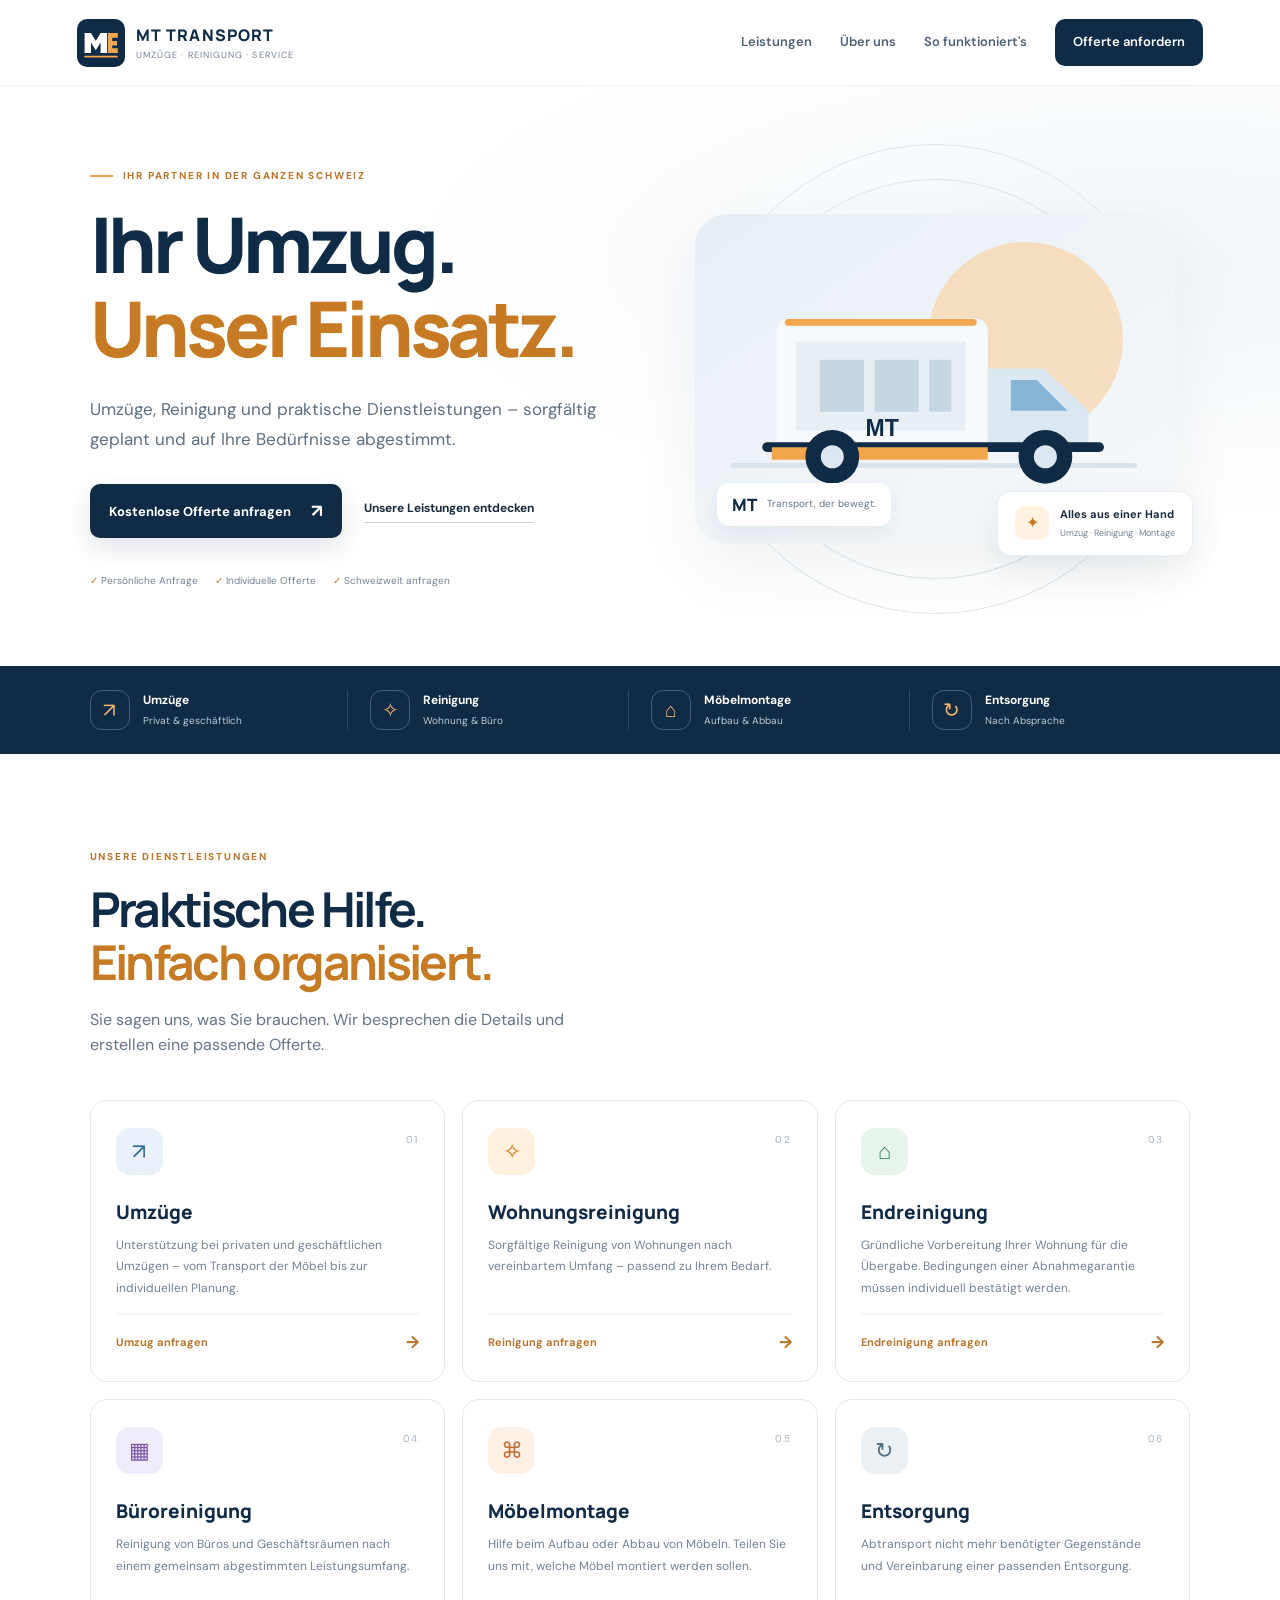
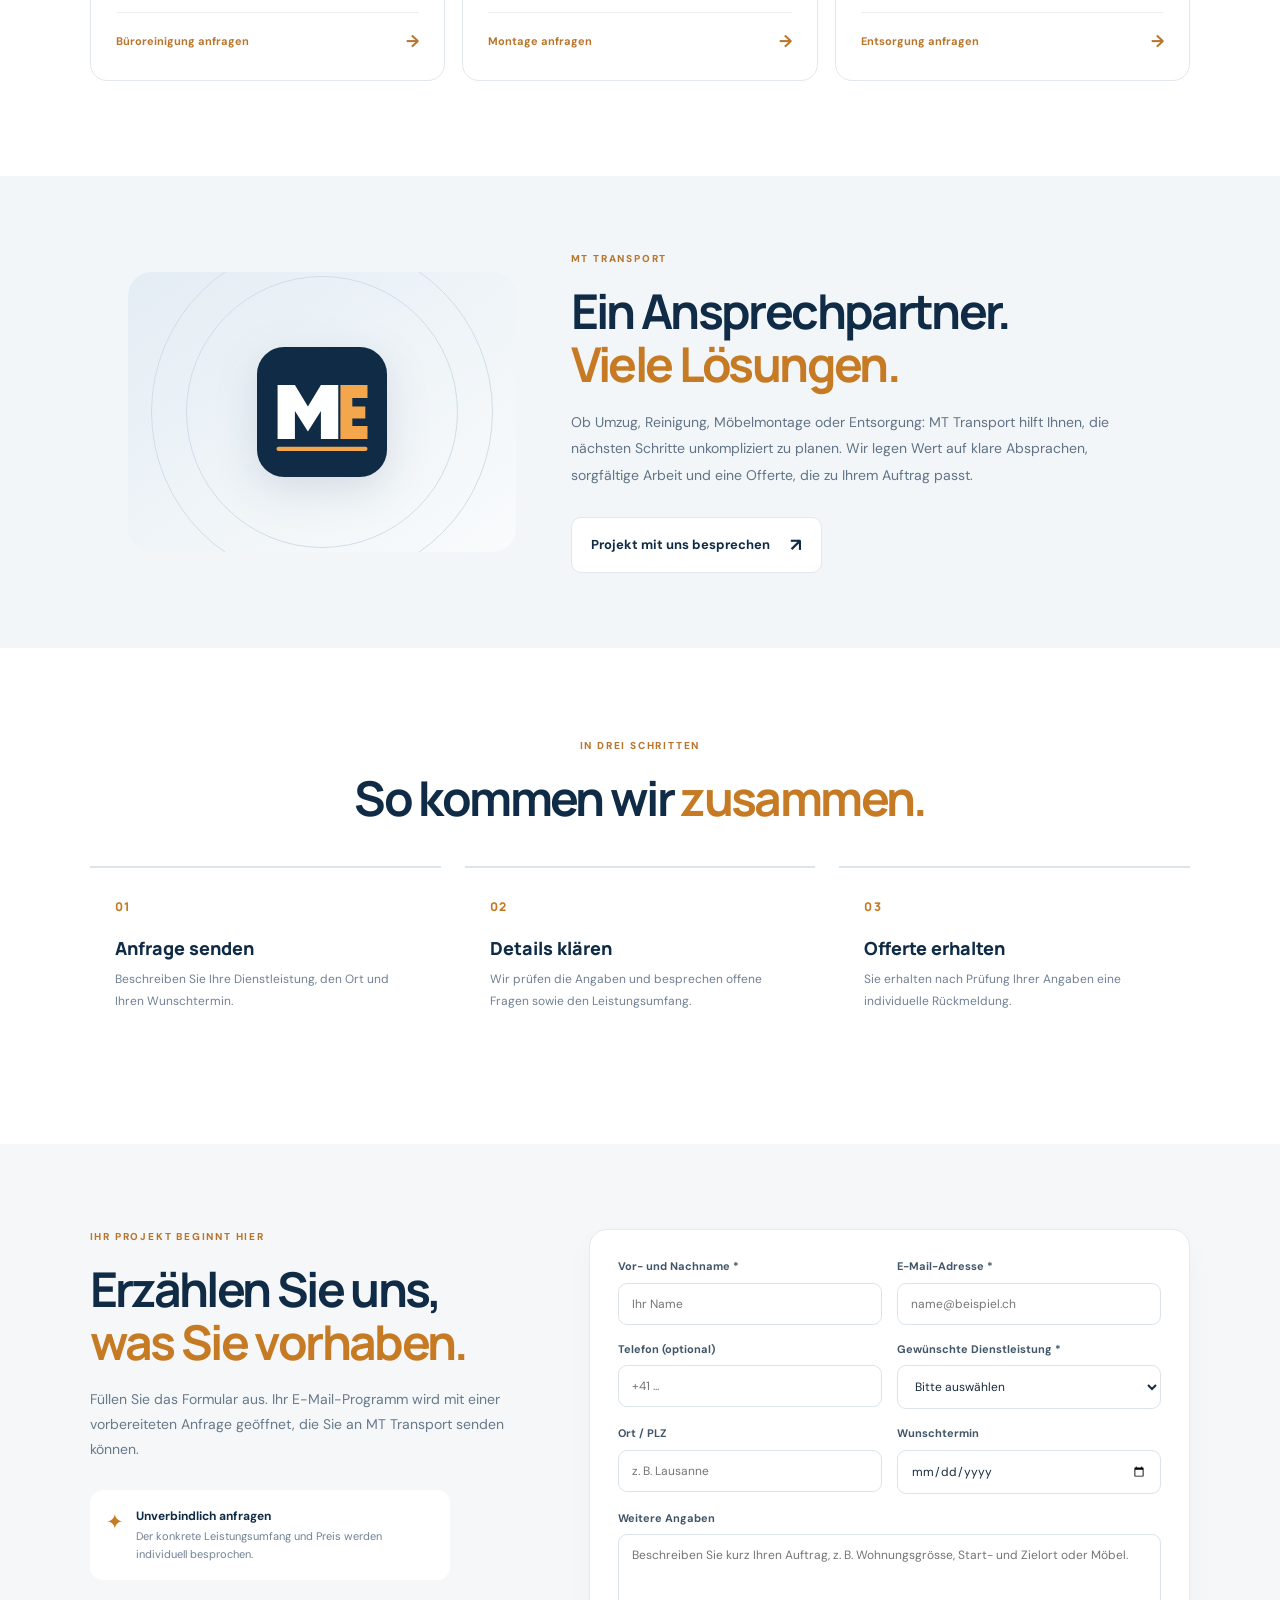
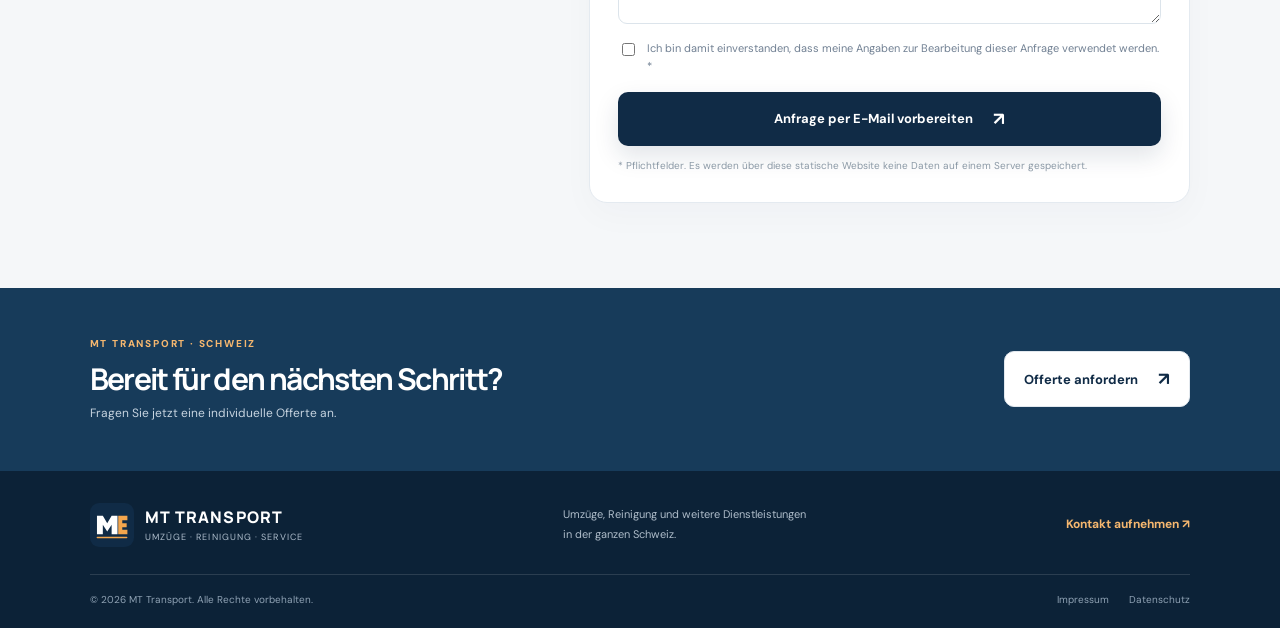
<file: index.html>
<!doctype html>
<html lang="de-CH">
<head>
  <meta charset="utf-8">
  <meta name="viewport" content="width=device-width, initial-scale=1">
  <meta name="theme-color" content="#102b46">
  <title>MT Transport Schweiz | Umzüge, Reinigung & Möbelmontage</title>
  <meta name="description" content="MT Transport unterstützt Sie in der ganzen Schweiz bei Umzügen, Wohnungsreinigung, Endreinigung, Büroreinigung, Möbelmontage und Entsorgung. Jetzt Offerte anfragen.">
  <link rel="icon" href="logo.svg" type="image/svg+xml">
  <link rel="stylesheet" href="styles.css">
</head>
<body>
  <header class="site-header">
    <a class="brand" href="#start" aria-label="MT Transport Startseite">
      <img src="logo.svg" alt="" width="48" height="48">
      <span><strong>MT TRANSPORT</strong><small>UMZÜGE · REINIGUNG · SERVICE</small></span>
    </a>
    <button class="menu-toggle" aria-label="Menü öffnen" aria-expanded="false">☰</button>
    <nav class="nav">
      <a href="#leistungen">Leistungen</a>
      <a href="#ueber-uns">Über uns</a>
      <a href="#ablauf">So funktioniert's</a>
      <a class="nav-cta" href="#offerte">Offerte anfordern</a>
    </nav>
  </header>

  <main>
    <section class="hero" id="start">
      <div class="hero-copy">
        <p class="eyebrow"><span></span> IHR PARTNER IN DER GANZEN SCHWEIZ</p>
        <h1>Ihr Umzug.<br><em>Unser Einsatz.</em></h1>
        <p class="hero-lead">Umzüge, Reinigung und praktische Dienstleistungen – sorgfältig geplant und auf Ihre Bedürfnisse abgestimmt.</p>
        <div class="hero-actions">
          <a class="button button-primary" href="#offerte">Kostenlose Offerte anfragen <span>↗</span></a>
          <a class="text-link" href="#leistungen">Unsere Leistungen entdecken</a>
        </div>
        <div class="hero-points">
          <span>✓ Persönliche Anfrage</span><span>✓ Individuelle Offerte</span><span>✓ Schweizweit anfragen</span>
        </div>
      </div>
      <div class="hero-art" aria-label="Illustration eines Transportfahrzeugs">
        <div class="art-orbit orbit-one"></div><div class="art-orbit orbit-two"></div>
        <div class="art-card">
          <div class="art-sun"></div>
          <svg viewBox="0 0 500 310" role="img" aria-label="Illustration eines Umzugswagens" class="truck">
            <path d="M40 240H458" stroke="#D7E2EB" stroke-width="5" stroke-linecap="round"/>
            <path d="M85 101Q85 87 100 87H290Q305 87 305 102V221H85Z" fill="#F7FAFC"/>
            <path d="M305 139H363L410 183V221H305Z" fill="#DBE8F1"/>
            <path d="M329 151H356L388 183H329Z" fill="#86B4D4"/>
            <path d="M105 111H282V204H105Z" fill="#E7EEF4"/>
            <path d="M130 130H176V184H130Z" fill="#C6D7E4"/>
            <path d="M187 130H233V184H187Z" fill="#C6D7E4"/>
            <path d="M244 130H267V184H244Z" fill="#C6D7E4"/>
            <path d="M75 221H421" stroke="#102B46" stroke-width="10" stroke-linecap="round"/>
            <path d="M80 221H305V234H80Z" fill="#F4A64D"/>
            <circle cx="143" cy="231" r="28" fill="#102B46"/><circle cx="143" cy="231" r="12" fill="#DDE7EF"/>
            <circle cx="365" cy="231" r="28" fill="#102B46"/><circle cx="365" cy="231" r="12" fill="#DDE7EF"/>
            <path d="M97 91H290" stroke="#F4A64D" stroke-width="7" stroke-linecap="round"/>
            <text x="195" y="209" text-anchor="middle" font-family="Arial,sans-serif" font-size="24" font-weight="800" fill="#102B46">MT</text>
          </svg>
          <div class="art-label"><b>MT</b><span>Transport, der bewegt.</span></div>
        </div>
        <div class="floating-note"><span class="note-icon">✦</span><span><b>Alles aus einer Hand</b><small>Umzug · Reinigung · Montage</small></span></div>
      </div>
    </section>

    <section class="trust-strip" aria-label="Unsere Schwerpunkte">
      <div><span class="strip-icon">↗</span><span><b>Umzüge</b><small>Privat & geschäftlich</small></span></div>
      <div><span class="strip-icon">✧</span><span><b>Reinigung</b><small>Wohnung & Büro</small></span></div>
      <div><span class="strip-icon">⌂</span><span><b>Möbelmontage</b><small>Aufbau & Abbau</small></span></div>
      <div><span class="strip-icon">↻</span><span><b>Entsorgung</b><small>Nach Absprache</small></span></div>
    </section>

    <section class="section services-section" id="leistungen">
      <div class="section-heading">
        <p class="eyebrow">UNSERE DIENSTLEISTUNGEN</p>
        <h2>Praktische Hilfe.<br><em>Einfach organisiert.</em></h2>
        <p>Sie sagen uns, was Sie brauchen. Wir besprechen die Details und erstellen eine passende Offerte.</p>
      </div>
      <div class="service-grid">
        <article class="service-card">
          <div class="service-icon icon-blue">↗</div><span class="service-number">01</span>
          <h3>Umzüge</h3><p>Unterstützung bei privaten und geschäftlichen Umzügen – vom Transport der Möbel bis zur individuellen Planung.</p>
          <a href="#offerte">Umzug anfragen <span>→</span></a>
        </article>
        <article class="service-card">
          <div class="service-icon icon-gold">✧</div><span class="service-number">02</span>
          <h3>Wohnungsreinigung</h3><p>Sorgfältige Reinigung von Wohnungen nach vereinbartem Umfang – passend zu Ihrem Bedarf.</p>
          <a href="#offerte">Reinigung anfragen <span>→</span></a>
        </article>
        <article class="service-card">
          <div class="service-icon icon-green">⌂</div><span class="service-number">03</span>
          <h3>Endreinigung</h3><p>Gründliche Vorbereitung Ihrer Wohnung für die Übergabe. Bedingungen einer Abnahmegarantie müssen individuell bestätigt werden.</p>
          <a href="#offerte">Endreinigung anfragen <span>→</span></a>
        </article>
        <article class="service-card">
          <div class="service-icon icon-lilac">▦</div><span class="service-number">04</span>
          <h3>Büroreinigung</h3><p>Reinigung von Büros und Geschäftsräumen nach einem gemeinsam abgestimmten Leistungsumfang.</p>
          <a href="#offerte">Büroreinigung anfragen <span>→</span></a>
        </article>
        <article class="service-card">
          <div class="service-icon icon-orange">⌘</div><span class="service-number">05</span>
          <h3>Möbelmontage</h3><p>Hilfe beim Aufbau oder Abbau von Möbeln. Teilen Sie uns mit, welche Möbel montiert werden sollen.</p>
          <a href="#offerte">Montage anfragen <span>→</span></a>
        </article>
        <article class="service-card">
          <div class="service-icon icon-slate">↻</div><span class="service-number">06</span>
          <h3>Entsorgung</h3><p>Abtransport nicht mehr benötigter Gegenstände und Vereinbarung einer passenden Entsorgung.</p>
          <a href="#offerte">Entsorgung anfragen <span>→</span></a>
        </article>
      </div>
    </section>

    <section class="about-section" id="ueber-uns">
      <div class="about-mark"><img src="logo.svg" alt="MT Transport Logo"></div>
      <div class="about-copy">
        <p class="eyebrow">MT TRANSPORT</p>
        <h2>Ein Ansprechpartner.<br><em>Viele Lösungen.</em></h2>
        <p>Ob Umzug, Reinigung, Möbelmontage oder Entsorgung: MT Transport hilft Ihnen, die nächsten Schritte unkompliziert zu planen. Wir legen Wert auf klare Absprachen, sorgfältige Arbeit und eine Offerte, die zu Ihrem Auftrag passt.</p>
        <a class="button button-light" href="#offerte">Projekt mit uns besprechen <span>↗</span></a>
      </div>
    </section>

    <section class="section process-section" id="ablauf">
      <div class="section-heading centered">
        <p class="eyebrow">IN DREI SCHRITTEN</p><h2>So kommen wir <em>zusammen.</em></h2>
      </div>
      <div class="process-grid">
        <div class="process-step"><span>01</span><h3>Anfrage senden</h3><p>Beschreiben Sie Ihre Dienstleistung, den Ort und Ihren Wunschtermin.</p></div>
        <div class="process-step"><span>02</span><h3>Details klären</h3><p>Wir prüfen die Angaben und besprechen offene Fragen sowie den Leistungsumfang.</p></div>
        <div class="process-step"><span>03</span><h3>Offerte erhalten</h3><p>Sie erhalten nach Prüfung Ihrer Angaben eine individuelle Rückmeldung.</p></div>
      </div>
    </section>

    <section class="quote-section" id="offerte">
      <div class="quote-copy">
        <p class="eyebrow">IHR PROJEKT BEGINNT HIER</p>
        <h2>Erzählen Sie uns,<br><em>was Sie vorhaben.</em></h2>
        <p>Füllen Sie das Formular aus. Ihr E-Mail-Programm wird mit einer vorbereiteten Anfrage geöffnet, die Sie an MT Transport senden können.</p>
        <div class="quote-note"><span>✦</span><p><b>Unverbindlich anfragen</b><br>Der konkrete Leistungsumfang und Preis werden individuell besprochen.</p></div>
      </div>
      <form class="quote-form" id="quoteForm">
        <div class="form-row">
          <label>Vor- und Nachname *<input name="name" autocomplete="name" required placeholder="Ihr Name"></label>
          <label>E-Mail-Adresse *<input type="email" name="email" autocomplete="email" required placeholder="name@beispiel.ch"></label>
        </div>
        <div class="form-row">
          <label>Telefon (optional)<input name="phone" autocomplete="tel" placeholder="+41 ..."></label>
          <label>Gewünschte Dienstleistung *
            <select name="service" required>
              <option value="">Bitte auswählen</option><option>Umzug</option><option>Wohnungsreinigung</option><option>Endreinigung</option><option>Büroreinigung</option><option>Möbelmontage</option><option>Entsorgung</option><option>Mehrere Dienstleistungen</option>
            </select>
          </label>
        </div>
        <div class="form-row">
          <label>Ort / PLZ<input name="location" placeholder="z. B. Lausanne"></label>
          <label>Wunschtermin<input name="date" type="date"></label>
        </div>
        <label>Weitere Angaben<textarea name="details" rows="4" placeholder="Beschreiben Sie kurz Ihren Auftrag, z. B. Wohnungsgrösse, Start- und Zielort oder Möbel."></textarea></label>
        <label class="privacy-check"><input type="checkbox" required> Ich bin damit einverstanden, dass meine Angaben zur Bearbeitung dieser Anfrage verwendet werden. *</label>
        <button class="button button-primary submit-button" type="submit">Anfrage per E-Mail vorbereiten <span>↗</span></button>
        <p class="form-help" id="formMessage">* Pflichtfelder. Es werden über diese statische Website keine Daten auf einem Server gespeichert.</p>
      </form>
    </section>

    <section class="bottom-cta">
      <div><p class="eyebrow">MT TRANSPORT · SCHWEIZ</p><h2>Bereit für den nächsten Schritt?</h2><p>Fragen Sie jetzt eine individuelle Offerte an.</p></div>
      <a class="button button-light" href="#offerte">Offerte anfordern <span>↗</span></a>
    </section>
  </main>

  <footer class="site-footer">
    <div class="footer-top">
      <a class="brand brand-footer" href="#start"><img src="logo.svg" alt="" width="44" height="44"><span><strong>MT TRANSPORT</strong><small>UMZÜGE · REINIGUNG · SERVICE</small></span></a>
      <p>Umzüge, Reinigung und weitere Dienstleistungen<br>in der ganzen Schweiz.</p>
      <a href="#offerte" class="footer-link">Kontakt aufnehmen ↗</a>
    </div>
    <div class="footer-bottom"><span>© <span id="year"></span> MT Transport. Alle Rechte vorbehalten.</span><div><a href="impressum.html">Impressum</a><a href="datenschutz.html">Datenschutz</a></div></div>
  </footer>
  <script src="config.js"></script>
  <script src="script.js"></script>
</body>
</html>
</file>
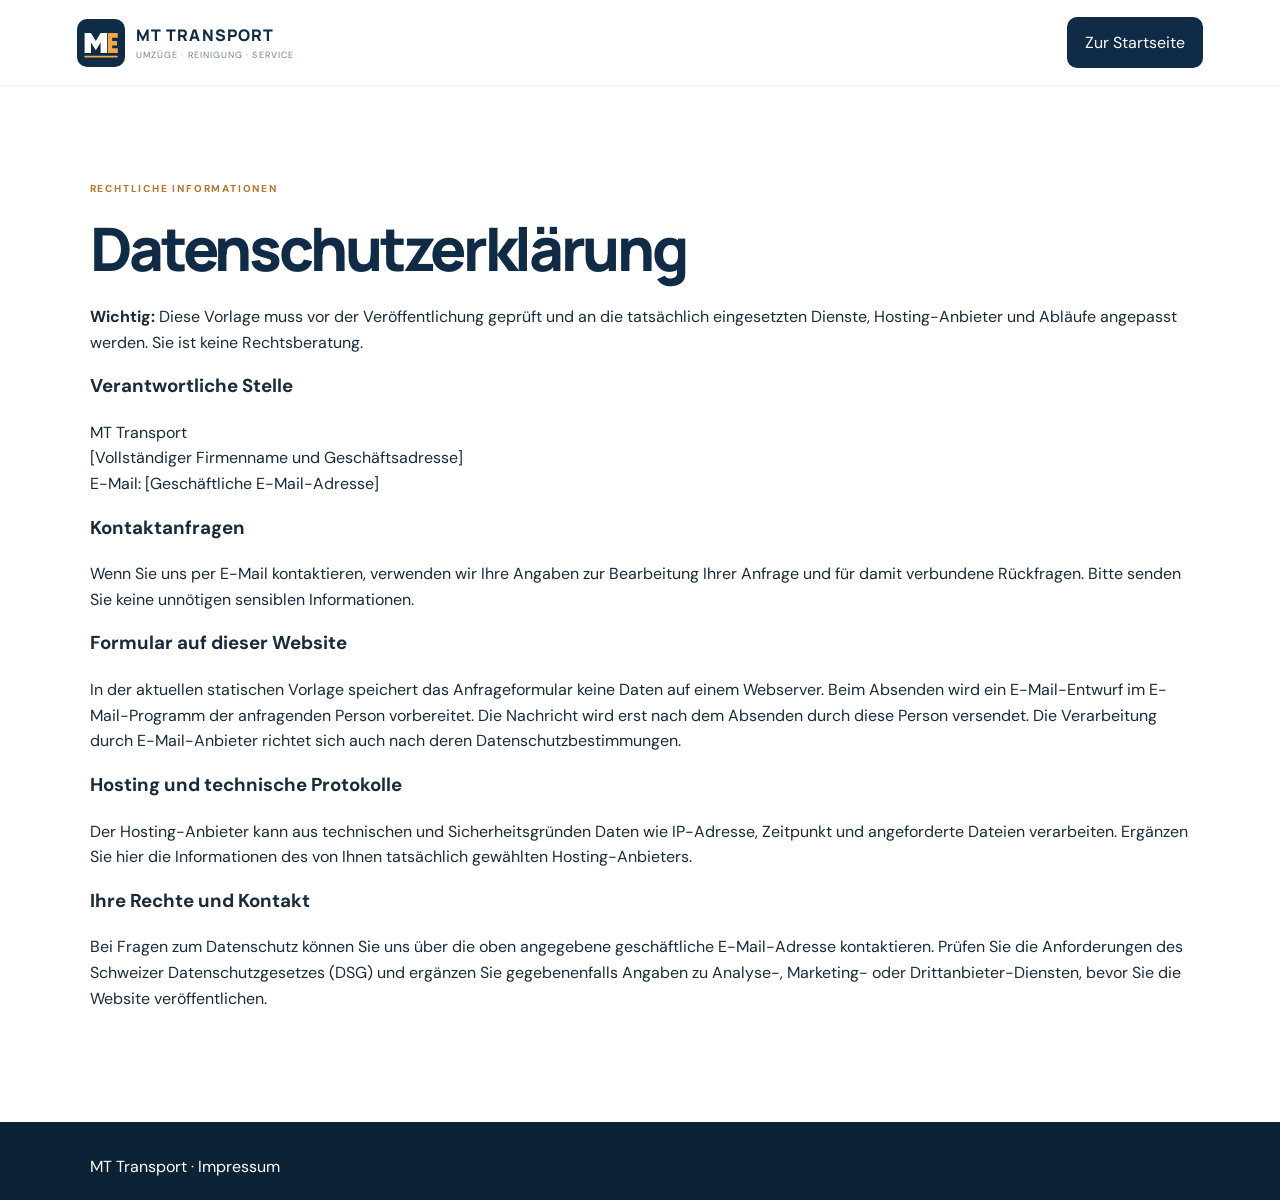
<file: datenschutz.html>
<!doctype html><html lang="de-CH"><head><meta charset="utf-8"><meta name="viewport" content="width=device-width, initial-scale=1"><title>Datenschutzerklärung | MT Transport</title><link rel="stylesheet" href="styles.css"></head><body><header class="site-header"><a class="brand" href="index.html"><img src="logo.svg" width="48" height="48" alt=""><span><strong>MT TRANSPORT</strong><small>UMZÜGE · REINIGUNG · SERVICE</small></span></a><a class="nav-cta" href="index.html">Zur Startseite</a></header><main class="section"><p class="eyebrow">RECHTLICHE INFORMATIONEN</p><h1 style="font-size:clamp(38px,6vw,60px)">Datenschutzerklärung</h1><p><strong>Wichtig:</strong> Diese Vorlage muss vor der Veröffentlichung geprüft und an die tatsächlich eingesetzten Dienste, Hosting-Anbieter und Abläufe angepasst werden. Sie ist keine Rechtsberatung.</p><h3>Verantwortliche Stelle</h3><p>MT Transport<br>[Vollständiger Firmenname und Geschäftsadresse]<br>E-Mail: [Geschäftliche E-Mail-Adresse]</p><h3>Kontaktanfragen</h3><p>Wenn Sie uns per E-Mail kontaktieren, verwenden wir Ihre Angaben zur Bearbeitung Ihrer Anfrage und für damit verbundene Rückfragen. Bitte senden Sie keine unnötigen sensiblen Informationen.</p><h3>Formular auf dieser Website</h3><p>In der aktuellen statischen Vorlage speichert das Anfrageformular keine Daten auf einem Webserver. Beim Absenden wird ein E-Mail-Entwurf im E-Mail-Programm der anfragenden Person vorbereitet. Die Nachricht wird erst nach dem Absenden durch diese Person versendet. Die Verarbeitung durch E-Mail-Anbieter richtet sich auch nach deren Datenschutzbestimmungen.</p><h3>Hosting und technische Protokolle</h3><p>Der Hosting-Anbieter kann aus technischen und Sicherheitsgründen Daten wie IP-Adresse, Zeitpunkt und angeforderte Dateien verarbeiten. Ergänzen Sie hier die Informationen des von Ihnen tatsächlich gewählten Hosting-Anbieters.</p><h3>Ihre Rechte und Kontakt</h3><p>Bei Fragen zum Datenschutz können Sie uns über die oben angegebene geschäftliche E-Mail-Adresse kontaktieren. Prüfen Sie die Anforderungen des Schweizer Datenschutzgesetzes (DSG) und ergänzen Sie gegebenenfalls Angaben zu Analyse-, Marketing- oder Drittanbieter-Diensten, bevor Sie die Website veröffentlichen.</p></main><footer class="site-footer"><a href="index.html">MT Transport</a> · <a href="impressum.html">Impressum</a></footer></body></html>
</file>
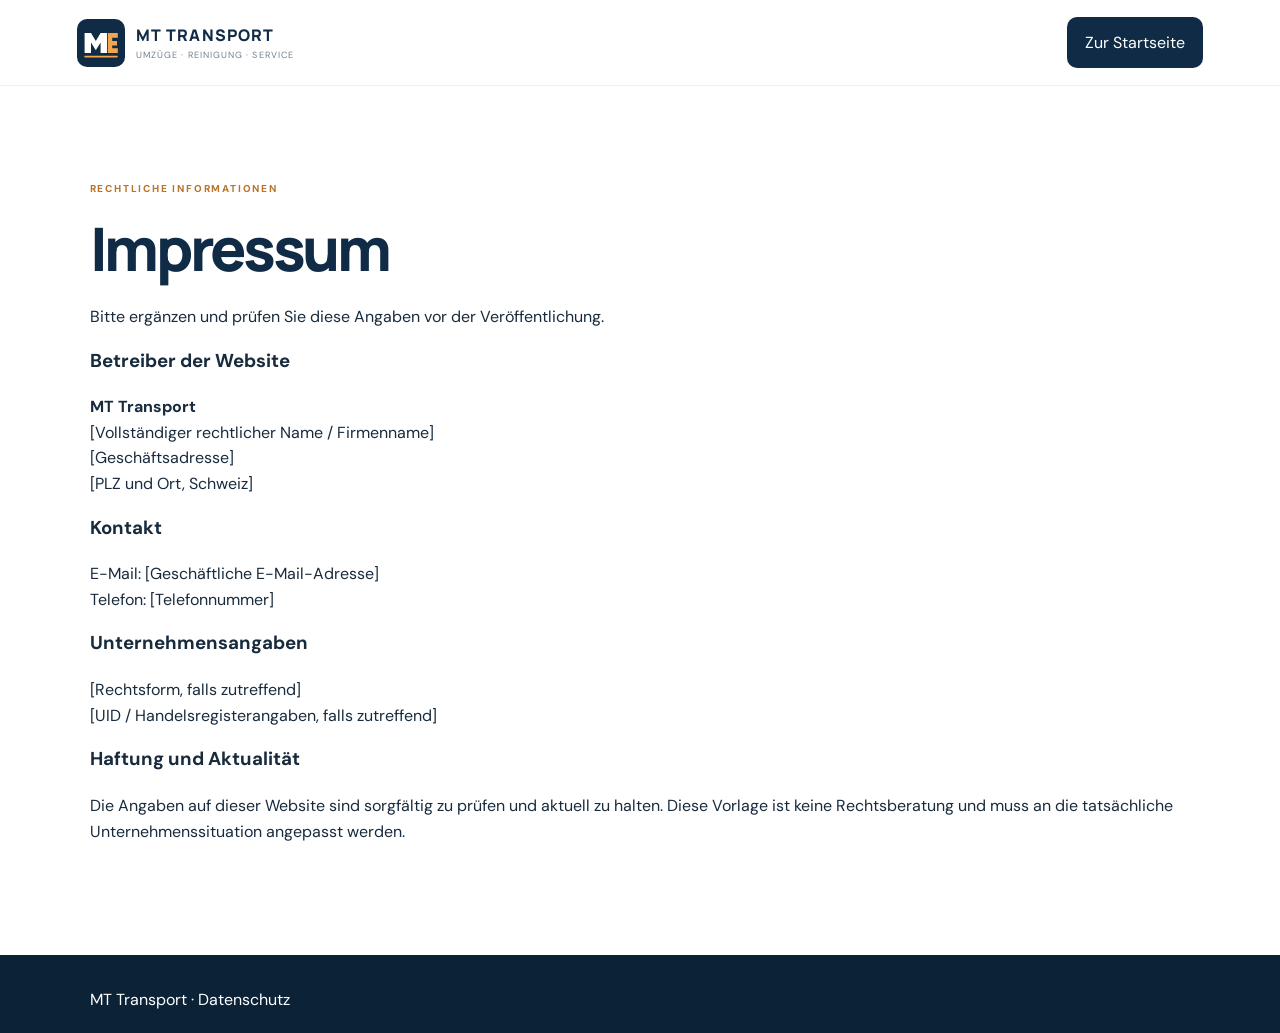
<file: impressum.html>
<!doctype html><html lang="de-CH"><head><meta charset="utf-8"><meta name="viewport" content="width=device-width, initial-scale=1"><title>Impressum | MT Transport</title><link rel="stylesheet" href="styles.css"></head><body><header class="site-header"><a class="brand" href="index.html"><img src="logo.svg" width="48" height="48" alt=""><span><strong>MT TRANSPORT</strong><small>UMZÜGE · REINIGUNG · SERVICE</small></span></a><a class="nav-cta" href="index.html">Zur Startseite</a></header><main class="section"><p class="eyebrow">RECHTLICHE INFORMATIONEN</p><h1 style="font-size:clamp(38px,6vw,60px)">Impressum</h1><p>Bitte ergänzen und prüfen Sie diese Angaben vor der Veröffentlichung.</p><h3>Betreiber der Website</h3><p><strong>MT Transport</strong><br>[Vollständiger rechtlicher Name / Firmenname]<br>[Geschäftsadresse]<br>[PLZ und Ort, Schweiz]</p><h3>Kontakt</h3><p>E-Mail: [Geschäftliche E-Mail-Adresse]<br>Telefon: [Telefonnummer]</p><h3>Unternehmensangaben</h3><p>[Rechtsform, falls zutreffend]<br>[UID / Handelsregisterangaben, falls zutreffend]</p><h3>Haftung und Aktualität</h3><p>Die Angaben auf dieser Website sind sorgfältig zu prüfen und aktuell zu halten. Diese Vorlage ist keine Rechtsberatung und muss an die tatsächliche Unternehmenssituation angepasst werden.</p></main><footer class="site-footer"><a href="index.html">MT Transport</a> · <a href="datenschutz.html">Datenschutz</a></footer></body></html>
</file>
<file: styles.css>
@import url('https://fonts.googleapis.com/css2?family=DM+Sans:wght@400;500;600;700&family=Manrope:wght@400;500;600;700;800&display=swap');
:root{--navy:#102b46;--navy2:#183e60;--ink:#182b3d;--muted:#647486;--gold:#f4a64d;--pale:#f4f7fa;--line:#e2e8ee;--white:#fff;--radius:22px}
*{box-sizing:border-box}html{scroll-behavior:smooth;scroll-padding-top:90px}body{margin:0;font-family:'DM Sans',Arial,sans-serif;color:var(--ink);background:#fff;line-height:1.6}a{color:inherit;text-decoration:none}.site-header{height:86px;display:flex;align-items:center;justify-content:space-between;padding:0 clamp(22px,6vw,88px);background:#fff;position:sticky;top:0;z-index:10;border-bottom:1px solid rgba(16,43,70,.07)}.brand{display:flex;align-items:center;gap:11px}.brand span{display:flex;flex-direction:column;line-height:1.25}.brand strong{font:800 16px Manrope,sans-serif;letter-spacing:.07em;color:var(--navy)}.brand small{font-size:9px;letter-spacing:.12em;color:#718093;margin-top:4px}.nav{display:flex;align-items:center;gap:28px;font-size:13px;font-weight:600}.nav>a:not(.nav-cta){color:#506174}.nav>a:hover,.footer-bottom a:hover{color:#c57a23}.nav-cta{background:var(--navy);color:#fff;padding:13px 18px;border-radius:10px}.menu-toggle{display:none;background:none;border:0;font-size:25px;color:var(--navy)}
.hero{padding:70px clamp(22px,7vw,100px) 65px;display:grid;grid-template-columns:1.04fr .96fr;align-items:center;gap:35px;overflow:hidden;min-height:580px;background:radial-gradient(ellipse at 90% 30%,#f1f6fa 0,transparent 48%),#fff}.eyebrow{font-size:10px;letter-spacing:.18em;font-weight:800;color:#b9752c;margin:0 0 18px;display:flex;align-items:center;gap:10px}.eyebrow span{width:23px;height:2px;background:var(--gold)}h1,h2,h3,p{margin-top:0}h1,h2{font-family:Manrope,Arial,sans-serif;letter-spacing:-.055em;color:var(--navy);line-height:1.1}h1{font-size:clamp(48px,6vw,78px);margin-bottom:23px;font-weight:800}h1 em,h2 em{font-style:normal;color:#c57a23}h2{font-size:clamp(34px,4vw,48px);margin-bottom:18px}.hero-lead{font-size:17px;color:#5d6e7f;max-width:530px;line-height:1.8}.hero-actions{display:flex;align-items:center;gap:22px;flex-wrap:wrap;margin-top:29px}.button{display:inline-flex;align-items:center;justify-content:center;gap:20px;border:0;border-radius:10px;padding:15px 19px;font:700 13px 'DM Sans',sans-serif;cursor:pointer;transition:transform .2s,background .2s}.button:hover{transform:translateY(-2px)}.button-primary{background:var(--navy);color:#fff;box-shadow:0 10px 24px #102b4620}.button-primary:hover{background:#1c4568}.button span{font-size:18px}.text-link{font-size:12px;font-weight:700;border-bottom:1px solid #c7d1da;padding-bottom:4px}.hero-points{display:flex;flex-wrap:wrap;gap:17px;margin-top:35px;color:#718093;font-size:10px}.hero-points span:first-letter{color:#c57a23}.hero-art{position:relative;min-height:390px;display:flex;align-items:center;justify-content:center}.art-card{position:relative;width:min(100%,480px);height:330px;border-radius:32px;background:linear-gradient(145deg,#e6eef5,#f7f9fb);overflow:hidden;display:flex;align-items:center;justify-content:center;box-shadow:0 25px 65px #102b4610}.art-sun{position:absolute;width:195px;height:195px;border-radius:50%;background:#f8d9b3;right:52px;top:28px;opacity:.8}.truck{position:relative;z-index:1;width:100%;margin-top:10px}.art-orbit{position:absolute;border:1px solid #dce6ee;border-radius:50%;width:400px;height:400px}.orbit-two{width:470px;height:470px}.art-label{position:absolute;bottom:18px;left:22px;z-index:2;display:flex;align-items:center;gap:10px;background:#fff;padding:10px 15px;border-radius:12px;box-shadow:0 8px 20px #102b4610}.art-label b{font:800 17px Manrope;color:var(--navy)}.art-label span{font-size:10px;color:#647486}.floating-note{position:absolute;right:-3px;bottom:18px;z-index:3;display:flex;align-items:center;gap:11px;background:#fff;border:1px solid #e8edf2;border-radius:14px;padding:14px 17px;box-shadow:0 12px 35px #102b4615}.note-icon{width:34px;height:34px;border-radius:10px;display:grid;place-items:center;background:#fff2e1;color:#c57a23}.floating-note b,.floating-note small{display:block}.floating-note b{font-size:11px}.floating-note small{font-size:9px;color:#718093;margin-top:3px}
.trust-strip{display:grid;grid-template-columns:repeat(4,1fr);padding:24px clamp(22px,7vw,100px);background:var(--navy);color:#fff;gap:22px}.trust-strip>div{display:flex;align-items:center;gap:13px;border-right:1px solid #ffffff22}.trust-strip>div:last-child{border:0}.strip-icon{width:40px;height:40px;border:1px solid #ffffff3b;border-radius:12px;display:grid;place-items:center;color:#f5b76f;font-size:20px}.trust-strip b,.trust-strip small{display:block}.trust-strip b{font-size:12px}.trust-strip small{font-size:10px;color:#bdcbd8;margin-top:3px}
.section{padding:95px clamp(22px,7vw,100px)}.section-heading{max-width:650px;margin-bottom:42px}.section-heading>p:last-child{color:var(--muted);max-width:540px}.service-grid{display:grid;grid-template-columns:repeat(3,1fr);gap:17px}.service-card{position:relative;padding:27px 25px 25px;border:1px solid var(--line);border-radius:17px;min-height:260px;background:#fff;transition:box-shadow .2s,transform .2s}.service-card:hover{box-shadow:0 15px 40px #102b460d;transform:translateY(-3px)}.service-icon{width:47px;height:47px;display:grid;place-items:center;border-radius:14px;font-size:22px;margin-bottom:24px}.icon-blue{background:#e8f1fa;color:#2e6994}.icon-gold{background:#fff1dd;color:#c57a23}.icon-green{background:#e6f4ec;color:#38845a}.icon-lilac{background:#f0ebfa;color:#7754a5}.icon-orange{background:#fff0e6;color:#c16d36}.icon-slate{background:#eaf0f4;color:#516c82}.service-number{position:absolute;top:31px;right:26px;color:#a7b3bf;font-size:10px;letter-spacing:.12em}.service-card h3{font:800 19px Manrope;color:var(--navy);margin-bottom:10px}.service-card p{font-size:12px;line-height:1.8;color:#718093;min-height:65px}.service-card>a{display:flex;justify-content:space-between;align-items:center;border-top:1px solid #edf0f3;padding-top:15px;margin-top:13px;font-size:11px;font-weight:700;color:#b9752c}.service-card>a span{font-size:17px}
.about-section{display:grid;grid-template-columns:.8fr 1.2fr;gap:55px;align-items:center;background:#f3f6f8;padding:75px clamp(22px,10vw,145px)}.about-mark{min-height:280px;display:grid;place-items:center;background:linear-gradient(145deg,#e4edf4,#f9fbfc);border-radius:24px;position:relative;overflow:hidden}.about-mark:before,.about-mark:after{content:"";position:absolute;border:1px solid #d0dde7;border-radius:50%;width:270px;height:270px}.about-mark:after{width:340px;height:340px}.about-mark img{width:130px;height:130px;z-index:1;filter:drop-shadow(0 12px 20px #102b4620)}.about-copy>p:not(.eyebrow){color:#617386;font-size:14px;line-height:1.9;max-width:540px}.button-light{background:#fff;color:var(--navy);border:1px solid #e2e8ee}.button-light:hover{background:#f7fafc}.about-copy .button{margin-top:14px}
.process-section{padding-top:90px;padding-bottom:95px}.centered{text-align:center;margin-left:auto;margin-right:auto}.centered .eyebrow{justify-content:center}.process-grid{display:grid;grid-template-columns:repeat(3,1fr);gap:24px}.process-step{padding:25px;border-top:2px solid #dce5ed}.process-step>span{font:800 12px Manrope;color:#c57a23;letter-spacing:.1em}.process-step h3{font:800 18px Manrope;color:var(--navy);margin:17px 0 9px}.process-step p{font-size:12px;color:#718093;line-height:1.8}
.quote-section{display:grid;grid-template-columns:.85fr 1.15fr;gap:55px;background:#f5f7f9;padding:85px clamp(22px,7vw,100px)}.quote-copy>p:not(.eyebrow){color:#68798a;font-size:14px;line-height:1.8}.quote-note{display:flex;gap:12px;align-items:flex-start;margin-top:28px;padding:16px;background:#fff;border-radius:13px;max-width:360px}.quote-note>span{color:#c57a23;font-size:21px}.quote-note p{font-size:11px;color:#718093;margin:0;line-height:1.7}.quote-note b{color:var(--navy);font-size:12px}.quote-form{background:#fff;padding:28px;border:1px solid #e4eaf0;border-radius:18px;box-shadow:0 12px 35px #102b4607}.form-row{display:grid;grid-template-columns:1fr 1fr;gap:15px}.quote-form label{display:block;font-size:11px;font-weight:700;color:#42566a;margin-bottom:16px}.quote-form input:not([type=checkbox]),.quote-form select,.quote-form textarea{display:block;width:100%;margin-top:7px;padding:12px 13px;border:1px solid #dce4eb;border-radius:9px;background:#fff;color:var(--ink);font:400 12px 'DM Sans',sans-serif;outline:none}.quote-form input:focus,.quote-form select:focus,.quote-form textarea:focus{border-color:#7194b1;box-shadow:0 0 0 3px #dcebf6}.quote-form textarea{resize:vertical}.privacy-check{display:flex!important;align-items:flex-start;gap:9px;font-weight:400!important;color:#718093!important;line-height:1.6}.privacy-check input{margin-top:3px;flex-shrink:0}.submit-button{width:100%}.form-help{font-size:10px;color:#8a98a5;line-height:1.6;margin:12px 0 0}
.bottom-cta{display:flex;align-items:center;justify-content:space-between;gap:25px;padding:48px clamp(22px,7vw,100px);background:#173b5a;color:#fff}.bottom-cta .eyebrow{color:#f5b76f;margin-bottom:10px}.bottom-cta h2{color:#fff;font-size:30px;margin-bottom:9px}.bottom-cta p:last-child{color:#c6d3df;font-size:12px;margin-bottom:0}.site-footer{padding:32px clamp(22px,7vw,100px) 20px;background:#0c2237;color:#fff}.footer-top{display:flex;align-items:center;justify-content:space-between;gap:20px;padding-bottom:27px}.brand-footer strong{color:#fff}.brand-footer small{color:#aebdcc}.footer-top>p{font-size:11px;color:#afbdca;line-height:1.8;margin:0}.footer-link{font-size:12px;font-weight:700;color:#f5b76f}.footer-bottom{border-top:1px solid #ffffff20;padding-top:17px;display:flex;justify-content:space-between;gap:15px;color:#8fa2b4;font-size:10px}.footer-bottom div{display:flex;gap:20px}
@media(max-width:900px){.hero{grid-template-columns:1fr;padding-top:55px}.hero-art{min-height:340px}.art-card{max-width:480px}.service-grid{grid-template-columns:repeat(2,1fr)}.about-section{gap:30px;padding-top:60px;padding-bottom:60px}.quote-section{grid-template-columns:1fr;gap:30px}.quote-copy{max-width:650px}.trust-strip{grid-template-columns:repeat(2,1fr)}.trust-strip>div:nth-child(2){border:0}}
@media(max-width:650px){.site-header{height:72px;padding:0 18px}.brand img{width:42px;height:42px}.brand strong{font-size:14px}.brand small{font-size:8px}.menu-toggle{display:block}.nav{display:none;position:absolute;top:71px;left:0;right:0;background:#fff;padding:18px;box-shadow:0 12px 18px #102b4612;flex-direction:column;align-items:stretch;gap:17px}.nav.open{display:flex}.nav-cta{text-align:center}.hero{padding:48px 22px 42px;gap:15px}.hero h1{font-size:51px}.hero-lead{font-size:15px}.hero-actions{align-items:flex-start;flex-direction:column;gap:16px}.hero-points{gap:10px}.hero-art{min-height:285px}.art-card{height:255px;border-radius:24px}.art-sun{width:150px;height:150px}.truck{width:115%;max-width:none;margin-left:-5%}.floating-note{right:-2px;bottom:0;padding:10px 12px}.art-orbit{width:300px;height:300px}.orbit-two{width:350px;height:350px}.trust-strip{padding:20px 22px;gap:18px 10px}.trust-strip>div{gap:9px}.strip-icon{width:34px;height:34px}.trust-strip b{font-size:11px}.trust-strip small{font-size:9px}.section{padding:65px 20px}.section-heading{margin-bottom:28px}.section-heading h2,.about-copy h2,.quote-copy h2{font-size:36px}.service-grid{grid-template-columns:1fr}.service-card{min-height:auto;padding:23px}.service-card p{min-height:auto}.about-section{grid-template-columns:1fr;padding:45px 22px;gap:28px}.about-mark{min-height:200px}.about-mark img{width:100px;height:100px}.process-grid{grid-template-columns:1fr;gap:8px}.process-step{padding:18px 8px}.quote-section{padding:60px 18px}.quote-form{padding:20px 15px}.form-row{grid-template-columns:1fr;gap:0}.bottom-cta{align-items:flex-start;flex-direction:column;padding:38px 22px}.bottom-cta h2{font-size:26px}.footer-top{align-items:flex-start;flex-direction:column}.footer-bottom{flex-direction:column}.footer-bottom div{gap:16px}}
</file>
